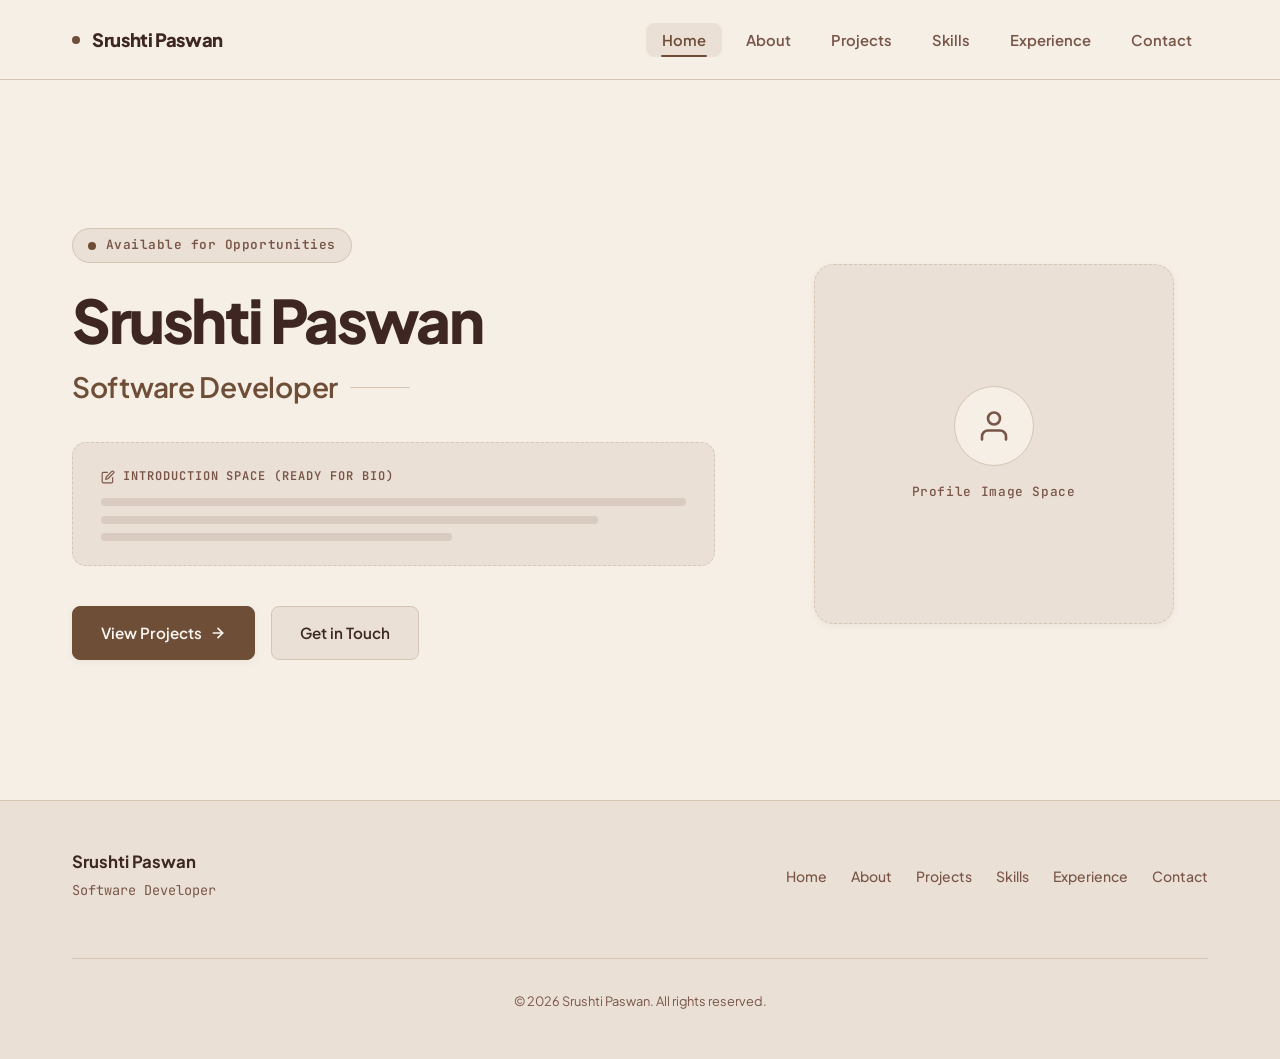
<file: index.html>
<!DOCTYPE html>
<html lang="en">
<head>
  <meta charset="UTF-8">
  <meta name="viewport" content="width=device-width, initial-scale=1.0">
  <title>Srushti Paswan — Software Developer</title>
  <link rel="stylesheet" href="style.css">
</head>
<body>
  <!-- Subtle Ambient Glow -->
  

  <!-- Site Navigation -->
  <header class="site-header">
    <div class="container">
      <div class="nav-wrapper">
        <a href="index.html" class="logo">
          <span class="logo-dot"></span>
          <span class="logo-text">Srushti Paswan</span>
        </a>

        <button class="mobile-toggle" aria-label="Toggle Navigation" aria-expanded="false">
          <span></span>
          <span></span>
          <span></span>
        </button>

        <nav>
          <ul class="nav-menu">
            <li><a href="index.html" class="nav-link active">Home</a></li>
            <li><a href="about.html" class="nav-link">About</a></li>
            <li><a href="projects.html" class="nav-link">Projects</a></li>
            <li><a href="skills.html" class="nav-link">Skills</a></li>
            <li><a href="experience.html" class="nav-link">Experience</a></li>
            <li><a href="contact.html" class="nav-link">Contact</a></li>
          </ul>
        </nav>
      </div>
    </div>
  </header>

  <!-- Main Content -->
  <main>
    <section class="hero-section">
      <div class="container">
        <div class="hero-layout">
          <!-- Hero Text Details -->
          <div class="hero-content">
            <div class="hero-status">
              <span class="status-dot"></span>
              <span class="status-text">Available for Opportunities</span>
            </div>

            <h1 class="hero-name">Srushti Paswan</h1>
            <h2 class="hero-title">Software Developer</h2>

            <!-- Space for Short Introduction -->
            <div class="hero-intro-slot">
              <div class="slot-indicator">
                <svg viewBox="0 0 24 24" fill="none" stroke-width="2" stroke-linecap="round" stroke-linejoin="round">
                  <path d="M11 4H4a2 2 0 0 0-2 2v14a2 2 0 0 0 2 2h14a2 2 0 0 0 2-2v-7"></path>
                  <path d="M18.5 2.5a2.121 2.121 0 0 1 3 3L12 15l-4 1 1-4 9.5-9.5z"></path>
                </svg>
                <span>Introduction Space (Ready for Bio)</span>
              </div>
              <div class="slot-lines">
                <div class="slot-line w-100"></div>
                <div class="slot-line w-85"></div>
                <div class="slot-line w-60"></div>
              </div>
            </div>

            <!-- Action Buttons -->
            <div class="hero-actions">
              <a href="projects.html" class="btn btn-primary">
                View Projects
                <svg width="16" height="16" viewBox="0 0 24 24" fill="none" stroke="currentColor" stroke-width="2.5" stroke-linecap="round" stroke-linejoin="round">
                  <line x1="5" y1="12" x2="19" y2="12"></line>
                  <polyline points="12 5 19 12 12 19"></polyline>
                </svg>
              </a>
              <a href="contact.html" class="btn btn-secondary">Get in Touch</a>
            </div>
          </div>

          <!-- Space for Profile Image -->
          <div class="hero-image-wrapper">
            <div class="profile-frame-slot">
              <div class="profile-avatar-icon">
                <svg viewBox="0 0 24 24" fill="none" stroke-width="1.75" stroke-linecap="round" stroke-linejoin="round">
                  <path d="M20 21v-2a4 4 0 0 0-4-4H8a4 4 0 0 0-4 4v2"></path>
                  <circle cx="12" cy="7" r="4"></circle>
                </svg>
              </div>
              <span class="slot-tag">Profile Image Space</span>
            </div>
          </div>
        </div>
      </div>
    </section>
  </main>

  <!-- Site Footer -->
  <footer class="site-footer">
    <div class="container">
      <div class="footer-wrapper">
        <div class="footer-brand">
          <span class="footer-name">Srushti Paswan</span>
          <span class="footer-title">Software Developer</span>
        </div>
        <ul class="footer-nav">
          <li><a href="index.html" class="footer-link">Home</a></li>
          <li><a href="about.html" class="footer-link">About</a></li>
          <li><a href="projects.html" class="footer-link">Projects</a></li>
          <li><a href="skills.html" class="footer-link">Skills</a></li>
          <li><a href="experience.html" class="footer-link">Experience</a></li>
          <li><a href="contact.html" class="footer-link">Contact</a></li>
        </ul>
        <div class="footer-copy">
          &copy; 2026 Srushti Paswan. All rights reserved.
        </div>
      </div>
    </div>
  </footer>

  <script src="script.js"></script>
</body>
</html>
</file>
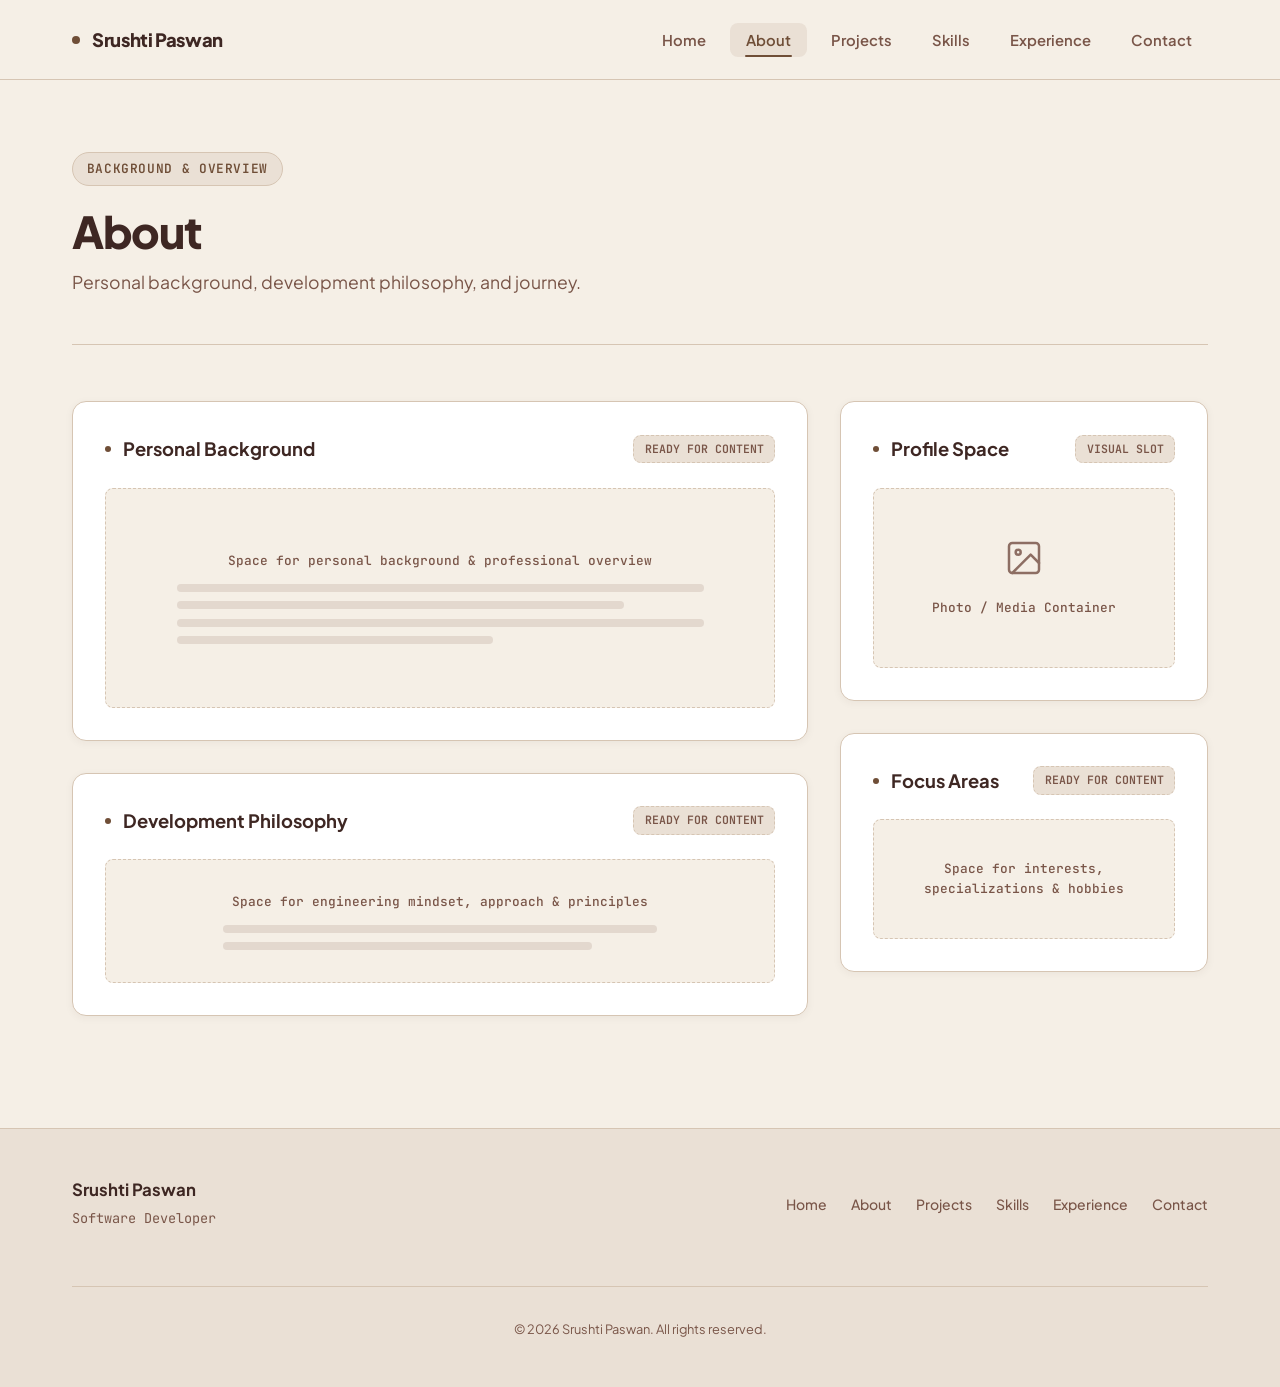
<file: about.html>
<!DOCTYPE html>
<html lang="en">
<head>
  <meta charset="UTF-8">
  <meta name="viewport" content="width=device-width, initial-scale=1.0">
  <title>About — Srushti Paswan</title>
  <link rel="stylesheet" href="style.css">
</head>
<body>
  

  <!-- Site Navigation -->
  <header class="site-header">
    <div class="container">
      <div class="nav-wrapper">
        <a href="index.html" class="logo">
          <span class="logo-dot"></span>
          <span class="logo-text">Srushti Paswan</span>
        </a>

        <button class="mobile-toggle" aria-label="Toggle Navigation" aria-expanded="false">
          <span></span>
          <span></span>
          <span></span>
        </button>

        <nav>
          <ul class="nav-menu">
            <li><a href="index.html" class="nav-link">Home</a></li>
            <li><a href="about.html" class="nav-link active">About</a></li>
            <li><a href="projects.html" class="nav-link">Projects</a></li>
            <li><a href="skills.html" class="nav-link">Skills</a></li>
            <li><a href="experience.html" class="nav-link">Experience</a></li>
            <li><a href="contact.html" class="nav-link">Contact</a></li>
          </ul>
        </nav>
      </div>
    </div>
  </header>

  <main>
    <div class="container">
      <header class="page-header">
        <div class="page-badge">Background & Overview</div>
        <h1 class="page-title">About</h1>
        <p class="page-subtitle">Personal background, development philosophy, and journey.</p>
      </header>

      <div class="content-section">
        <div class="about-grid">
          <!-- Primary Bio & Background Containers -->
          <div class="about-column">
            <!-- Background Section Container -->
            <div class="slot-card">
              <div class="slot-header">
                <div class="slot-heading">
                  <span class="slot-heading-dot"></span>
                  Personal Background
                </div>
                <span class="slot-placeholder-badge">Ready for Content</span>
              </div>
              <div class="slot-empty-box tall">
                <div class="slot-empty-text">Space for personal background & professional overview</div>
                <div class="slot-lines" style="width: 85%;">
                  <div class="slot-line w-100"></div>
                  <div class="slot-line w-85"></div>
                  <div class="slot-line w-100"></div>
                  <div class="slot-line w-60"></div>
                </div>
              </div>
            </div>

            <!-- Engineering Philosophy Container -->
            <div class="slot-card">
              <div class="slot-header">
                <div class="slot-heading">
                  <span class="slot-heading-dot"></span>
                  Development Philosophy
                </div>
                <span class="slot-placeholder-badge">Ready for Content</span>
              </div>
              <div class="slot-empty-box">
                <div class="slot-empty-text">Space for engineering mindset, approach & principles</div>
                <div class="slot-lines" style="width: 70%;">
                  <div class="slot-line w-100"></div>
                  <div class="slot-line w-85"></div>
                </div>
              </div>
            </div>
          </div>

          <!-- Secondary Highlights Container -->
          <div class="about-column">
            <!-- Profile / Visual Slot -->
            <div class="slot-card">
              <div class="slot-header">
                <div class="slot-heading">
                  <span class="slot-heading-dot"></span>
                  Profile Space
                </div>
                <span class="slot-placeholder-badge">Visual Slot</span>
              </div>
              <div class="slot-empty-box" style="min-height: 180px;">
                <svg width="40" height="40" viewBox="0 0 24 24" fill="none" stroke="currentColor" stroke-width="1.5" stroke-linecap="round" stroke-linejoin="round" style="color: var(--text-muted); margin-bottom: 0.5rem;">
                  <rect x="3" y="3" width="18" height="18" rx="2" ry="2"></rect>
                  <circle cx="8.5" cy="8.5" r="1.5"></circle>
                  <polyline points="21 15 16 10 5 21"></polyline>
                </svg>
                <div class="slot-empty-text">Photo / Media Container</div>
              </div>
            </div>

            <!-- Key Highlights Container -->
            <div class="slot-card">
              <div class="slot-header">
                <div class="slot-heading">
                  <span class="slot-heading-dot"></span>
                  Focus Areas
                </div>
                <span class="slot-placeholder-badge">Ready for Content</span>
              </div>
              <div class="slot-empty-box">
                <div class="slot-empty-text">Space for interests, specializations & hobbies</div>
              </div>
            </div>
          </div>
        </div>
      </div>
    </div>
  </main>

  <!-- Site Footer -->
  <footer class="site-footer">
    <div class="container">
      <div class="footer-wrapper">
        <div class="footer-brand">
          <span class="footer-name">Srushti Paswan</span>
          <span class="footer-title">Software Developer</span>
        </div>
        <ul class="footer-nav">
          <li><a href="index.html" class="footer-link">Home</a></li>
          <li><a href="about.html" class="footer-link">About</a></li>
          <li><a href="projects.html" class="footer-link">Projects</a></li>
          <li><a href="skills.html" class="footer-link">Skills</a></li>
          <li><a href="experience.html" class="footer-link">Experience</a></li>
          <li><a href="contact.html" class="footer-link">Contact</a></li>
        </ul>
        <div class="footer-copy">
          &copy; 2026 Srushti Paswan. All rights reserved.
        </div>
      </div>
    </div>
  </footer>

  <script src="script.js"></script>
</body>
</html>
</file>
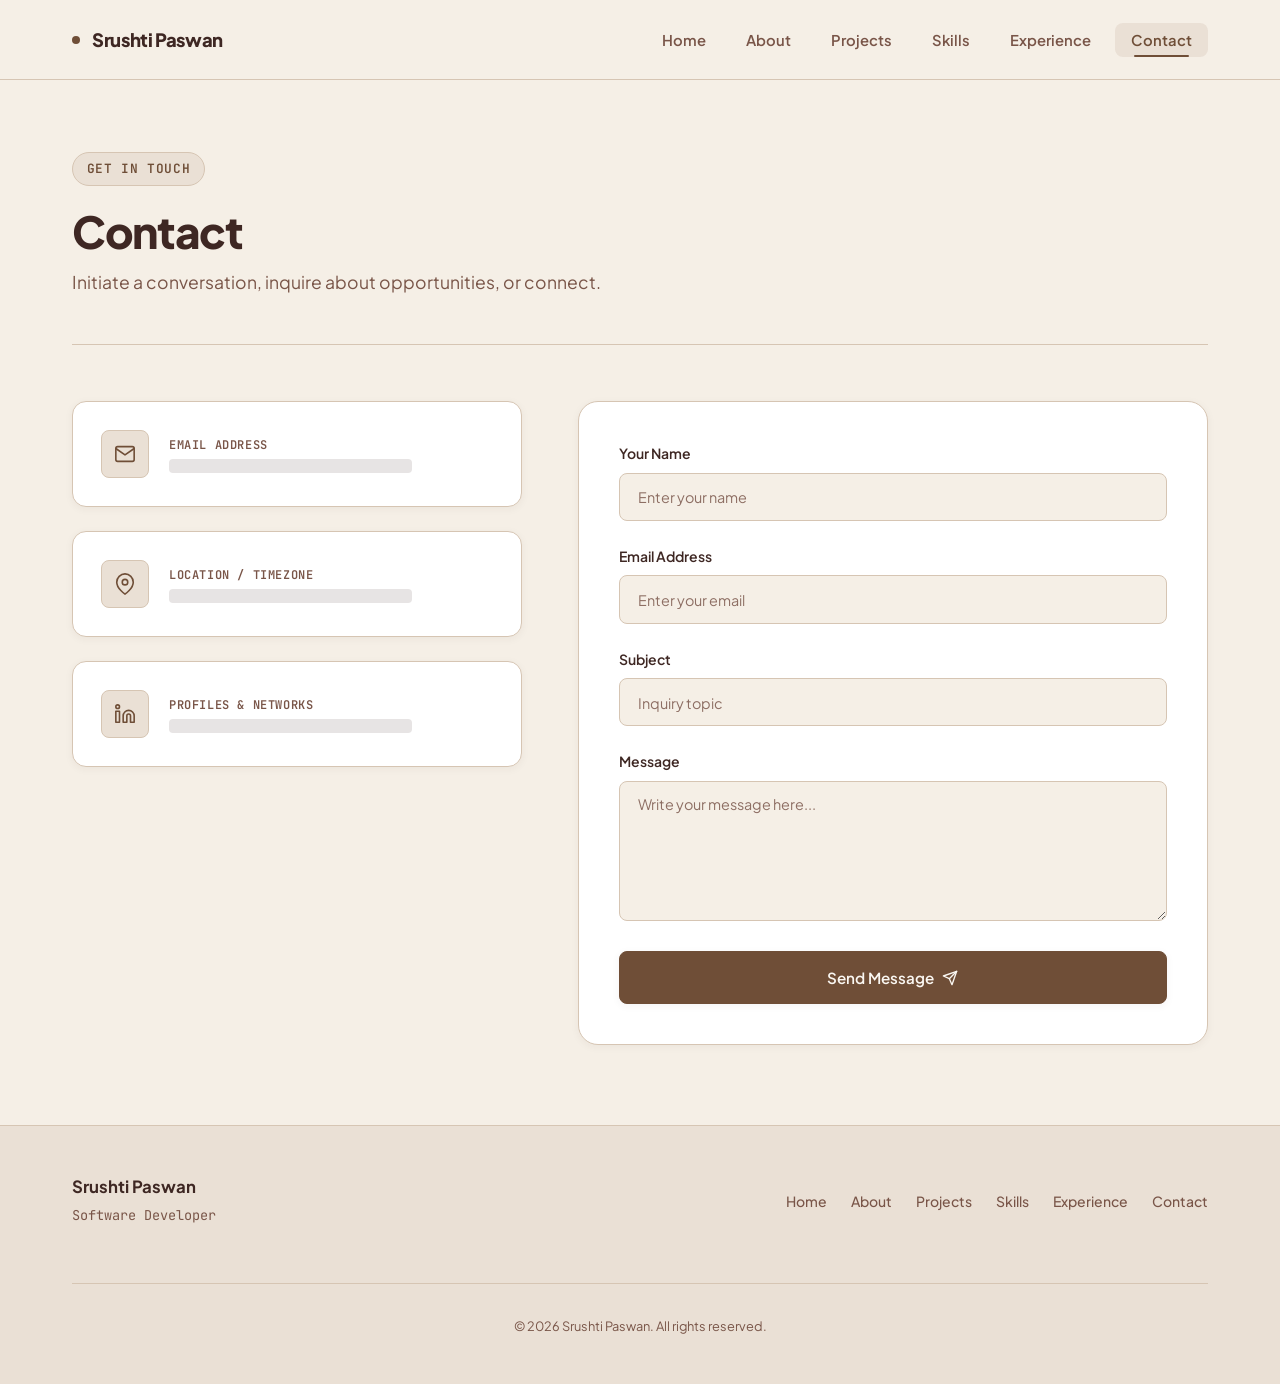
<file: contact.html>
<!DOCTYPE html>
<html lang="en">
<head>
  <meta charset="UTF-8">
  <meta name="viewport" content="width=device-width, initial-scale=1.0">
  <title>Contact — Srushti Paswan</title>
  <link rel="stylesheet" href="style.css">
</head>
<body>
  

  <!-- Site Navigation -->
  <header class="site-header">
    <div class="container">
      <div class="nav-wrapper">
        <a href="index.html" class="logo">
          <span class="logo-dot"></span>
          <span class="logo-text">Srushti Paswan</span>
        </a>

        <button class="mobile-toggle" aria-label="Toggle Navigation" aria-expanded="false">
          <span></span>
          <span></span>
          <span></span>
        </button>

        <nav>
          <ul class="nav-menu">
            <li><a href="index.html" class="nav-link">Home</a></li>
            <li><a href="about.html" class="nav-link">About</a></li>
            <li><a href="projects.html" class="nav-link">Projects</a></li>
            <li><a href="skills.html" class="nav-link">Skills</a></li>
            <li><a href="experience.html" class="nav-link">Experience</a></li>
            <li><a href="contact.html" class="nav-link active">Contact</a></li>
          </ul>
        </nav>
      </div>
    </div>
  </header>

  <main>
    <div class="container">
      <header class="page-header">
        <div class="page-badge">Get in Touch</div>
        <h1 class="page-title">Contact</h1>
        <p class="page-subtitle">Initiate a conversation, inquire about opportunities, or connect.</p>
      </header>

      <div class="content-section">
        <div class="contact-layout">
          <!-- Space for Contact Details -->
          <div class="contact-info-panel">
            <!-- Email Detail Slot -->
            <div class="contact-info-card">
              <div class="contact-icon-box">
                <svg viewBox="0 0 24 24" fill="none" stroke-width="1.75" stroke-linecap="round" stroke-linejoin="round">
                  <path d="M4 4h16c1.1 0 2 .9 2 2v12c0 1.1-.9 2-2 2H4c-1.1 0-2-.9-2-2V6c0-1.1.9-2 2-2z"></path>
                  <polyline points="22,6 12,13 2,6"></polyline>
                </svg>
              </div>
              <div class="contact-info-content">
                <div class="contact-label">Email Address</div>
                <div class="contact-value-slot"></div>
              </div>
            </div>

            <!-- Location Detail Slot -->
            <div class="contact-info-card">
              <div class="contact-icon-box">
                <svg viewBox="0 0 24 24" fill="none" stroke-width="1.75" stroke-linecap="round" stroke-linejoin="round">
                  <path d="M21 10c0 7-9 13-9 13s-9-6-9-13a9 9 0 0 1 18 0z"></path>
                  <circle cx="12" cy="10" r="3"></circle>
                </svg>
              </div>
              <div class="contact-info-content">
                <div class="contact-label">Location / Timezone</div>
                <div class="contact-value-slot"></div>
              </div>
            </div>

            <!-- Social / Networks Slot -->
            <div class="contact-info-card">
              <div class="contact-icon-box">
                <svg viewBox="0 0 24 24" fill="none" stroke-width="1.75" stroke-linecap="round" stroke-linejoin="round">
                  <path d="M16 8a6 6 0 0 1 6 6v7h-4v-7a2 2 0 0 0-2-2 2 2 0 0 0-2 2v7h-4v-7a6 6 0 0 1 6-6z"></path>
                  <rect x="2" y="9" width="4" height="12"></rect>
                  <circle cx="4" cy="4" r="2"></circle>
                </svg>
              </div>
              <div class="contact-info-content">
                <div class="contact-label">Profiles & Networks</div>
                <div class="contact-value-slot"></div>
              </div>
            </div>
          </div>

          <!-- Clean Contact Form -->
          <div class="contact-form-card">
            <form action="#" method="POST">
              <div class="form-group">
                <label for="name" class="form-label">Your Name</label>
                <input type="text" id="name" name="name" class="form-control" placeholder="Enter your name" required>
              </div>

              <div class="form-group">
                <label for="email" class="form-label">Email Address</label>
                <input type="email" id="email" name="email" class="form-control" placeholder="Enter your email" required>
              </div>

              <div class="form-group">
                <label for="subject" class="form-label">Subject</label>
                <input type="text" id="subject" name="subject" class="form-control" placeholder="Inquiry topic" required>
              </div>

              <div class="form-group">
                <label for="message" class="form-label">Message</label>
                <textarea id="message" name="message" class="form-control" placeholder="Write your message here..." required></textarea>
              </div>

              <button type="submit" class="btn btn-primary" style="width: 100%; justify-content: center; padding: 1rem;">
                Send Message
                <svg width="16" height="16" viewBox="0 0 24 24" fill="none" stroke="currentColor" stroke-width="2" stroke-linecap="round" stroke-linejoin="round">
                  <line x1="22" y1="2" x2="11" y2="13"></line>
                  <polygon points="22 2 15 22 11 13 2 9 22 2"></polygon>
                </svg>
              </button>
            </form>
          </div>
        </div>
      </div>
    </div>
  </main>

  <!-- Site Footer -->
  <footer class="site-footer">
    <div class="container">
      <div class="footer-wrapper">
        <div class="footer-brand">
          <span class="footer-name">Srushti Paswan</span>
          <span class="footer-title">Software Developer</span>
        </div>
        <ul class="footer-nav">
          <li><a href="index.html" class="footer-link">Home</a></li>
          <li><a href="about.html" class="footer-link">About</a></li>
          <li><a href="projects.html" class="footer-link">Projects</a></li>
          <li><a href="skills.html" class="footer-link">Skills</a></li>
          <li><a href="experience.html" class="footer-link">Experience</a></li>
          <li><a href="contact.html" class="footer-link">Contact</a></li>
        </ul>
        <div class="footer-copy">
          &copy; 2026 Srushti Paswan. All rights reserved.
        </div>
      </div>
    </div>
  </footer>

  <script src="script.js"></script>
</body>
</html>
</file>
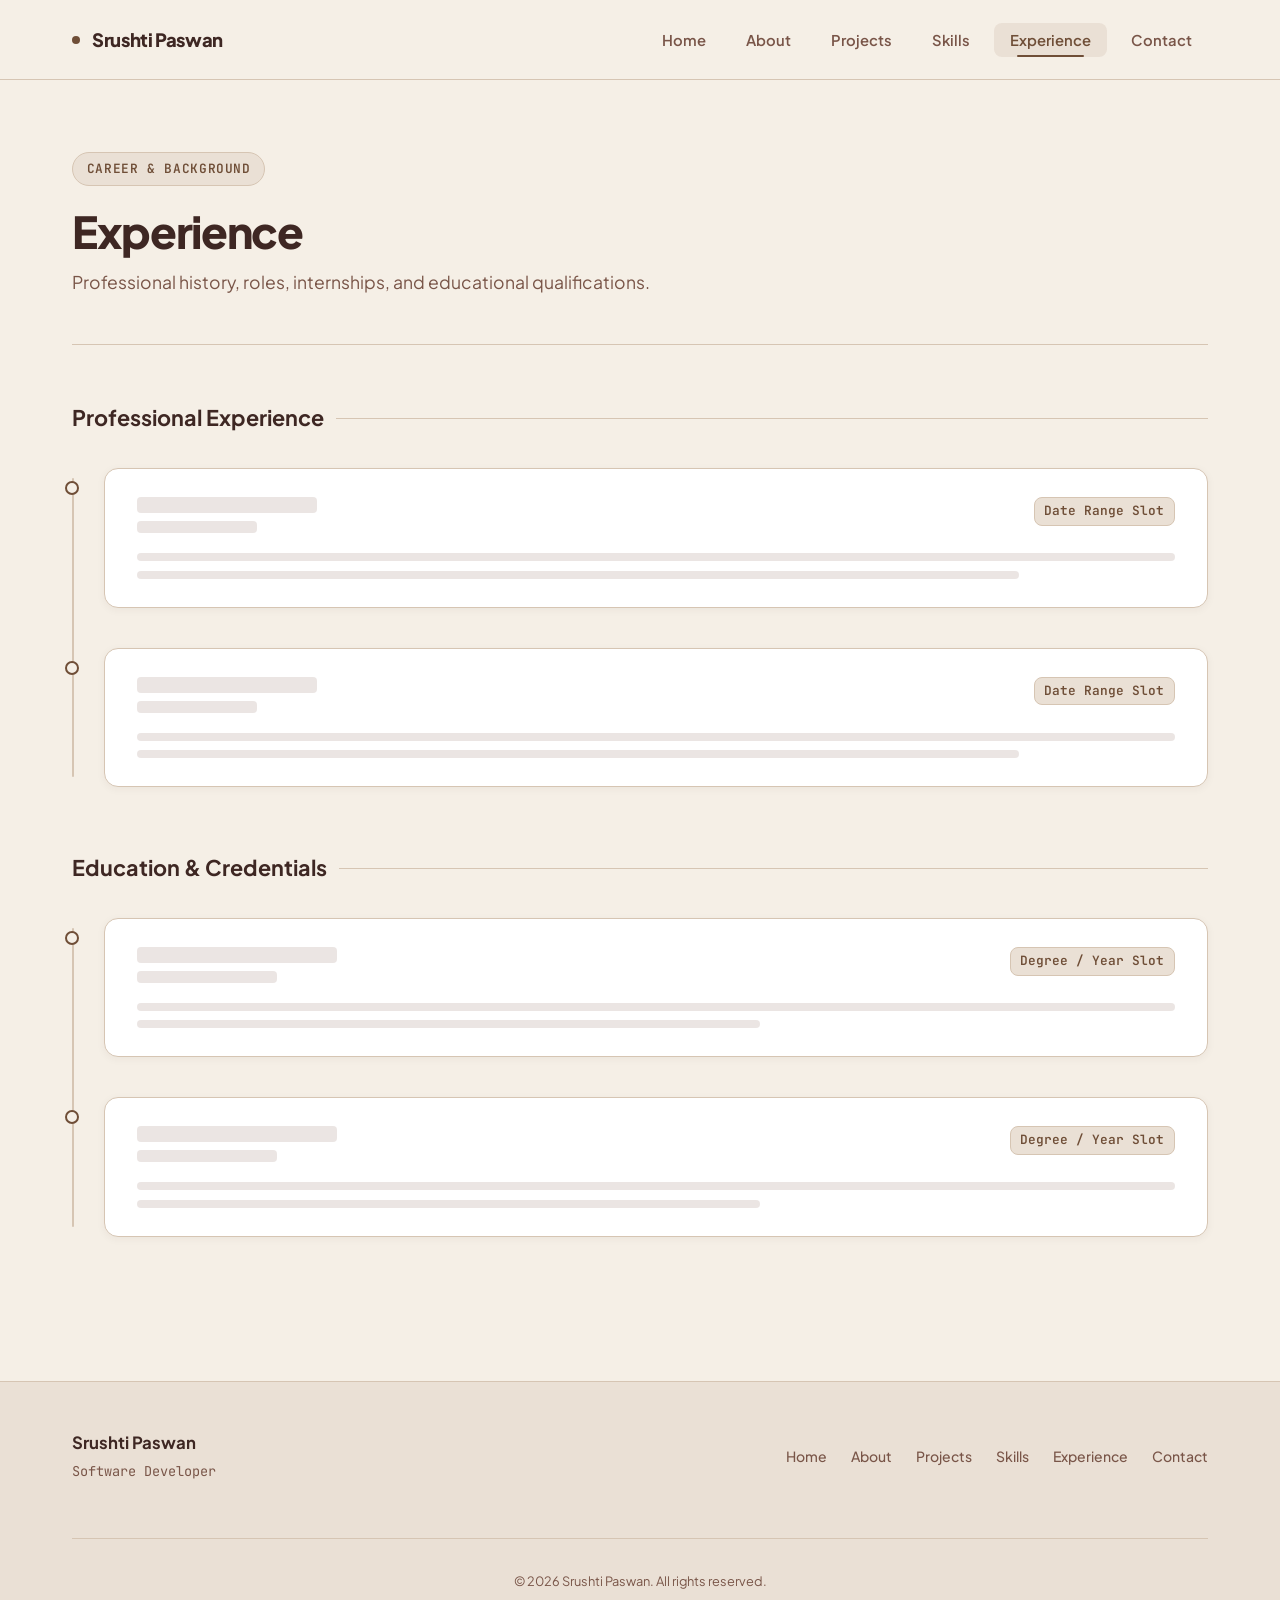
<file: experience.html>
<!DOCTYPE html>
<html lang="en">
<head>
  <meta charset="UTF-8">
  <meta name="viewport" content="width=device-width, initial-scale=1.0">
  <title>Experience — Srushti Paswan</title>
  <link rel="stylesheet" href="style.css">
</head>
<body>
  

  <!-- Site Navigation -->
  <header class="site-header">
    <div class="container">
      <div class="nav-wrapper">
        <a href="index.html" class="logo">
          <span class="logo-dot"></span>
          <span class="logo-text">Srushti Paswan</span>
        </a>

        <button class="mobile-toggle" aria-label="Toggle Navigation" aria-expanded="false">
          <span></span>
          <span></span>
          <span></span>
        </button>

        <nav>
          <ul class="nav-menu">
            <li><a href="index.html" class="nav-link">Home</a></li>
            <li><a href="about.html" class="nav-link">About</a></li>
            <li><a href="projects.html" class="nav-link">Projects</a></li>
            <li><a href="skills.html" class="nav-link">Skills</a></li>
            <li><a href="experience.html" class="nav-link active">Experience</a></li>
            <li><a href="contact.html" class="nav-link">Contact</a></li>
          </ul>
        </nav>
      </div>
    </div>
  </header>

  <main>
    <div class="container">
      <header class="page-header">
        <div class="page-badge">Career & Background</div>
        <h1 class="page-title">Experience</h1>
        <p class="page-subtitle">Professional history, roles, internships, and educational qualifications.</p>
      </header>

      <div class="content-section">
        <!-- Section 1: Professional Experience Timeline -->
        <h2 class="timeline-section-title">Professional Experience</h2>
        <div class="timeline-container">
          <!-- Timeline Item 1 -->
          <div class="timeline-item">
            <div class="timeline-node"></div>
            <div class="timeline-card">
              <div class="timeline-header-slot">
                <div>
                  <div class="slot-line" style="width: 180px; height: 16px; margin-bottom: 8px;"></div>
                  <div class="slot-line" style="width: 120px; height: 12px;"></div>
                </div>
                <span class="timeline-date-slot">Date Range Slot</span>
              </div>
              <div class="slot-lines" style="margin-top: 1.25rem;">
                <div class="slot-line w-100"></div>
                <div class="slot-line w-85"></div>
              </div>
            </div>
          </div>

          <!-- Timeline Item 2 -->
          <div class="timeline-item">
            <div class="timeline-node"></div>
            <div class="timeline-card">
              <div class="timeline-header-slot">
                <div>
                  <div class="slot-line" style="width: 180px; height: 16px; margin-bottom: 8px;"></div>
                  <div class="slot-line" style="width: 120px; height: 12px;"></div>
                </div>
                <span class="timeline-date-slot">Date Range Slot</span>
              </div>
              <div class="slot-lines" style="margin-top: 1.25rem;">
                <div class="slot-line w-100"></div>
                <div class="slot-line w-85"></div>
              </div>
            </div>
          </div>
        </div>

        <!-- Section 2: Education & Qualifications Timeline -->
        <h2 class="timeline-section-title">Education & Credentials</h2>
        <div class="timeline-container">
          <!-- Education Item 1 -->
          <div class="timeline-item">
            <div class="timeline-node"></div>
            <div class="timeline-card">
              <div class="timeline-header-slot">
                <div>
                  <div class="slot-line" style="width: 200px; height: 16px; margin-bottom: 8px;"></div>
                  <div class="slot-line" style="width: 140px; height: 12px;"></div>
                </div>
                <span class="timeline-date-slot">Degree / Year Slot</span>
              </div>
              <div class="slot-lines" style="margin-top: 1.25rem;">
                <div class="slot-line w-100"></div>
                <div class="slot-line w-60"></div>
              </div>
            </div>
          </div>

          <!-- Education Item 2 -->
          <div class="timeline-item">
            <div class="timeline-node"></div>
            <div class="timeline-card">
              <div class="timeline-header-slot">
                <div>
                  <div class="slot-line" style="width: 200px; height: 16px; margin-bottom: 8px;"></div>
                  <div class="slot-line" style="width: 140px; height: 12px;"></div>
                </div>
                <span class="timeline-date-slot">Degree / Year Slot</span>
              </div>
              <div class="slot-lines" style="margin-top: 1.25rem;">
                <div class="slot-line w-100"></div>
                <div class="slot-line w-60"></div>
              </div>
            </div>
          </div>
        </div>
      </div>
    </div>
  </main>

  <!-- Site Footer -->
  <footer class="site-footer">
    <div class="container">
      <div class="footer-wrapper">
        <div class="footer-brand">
          <span class="footer-name">Srushti Paswan</span>
          <span class="footer-title">Software Developer</span>
        </div>
        <ul class="footer-nav">
          <li><a href="index.html" class="footer-link">Home</a></li>
          <li><a href="about.html" class="footer-link">About</a></li>
          <li><a href="projects.html" class="footer-link">Projects</a></li>
          <li><a href="skills.html" class="footer-link">Skills</a></li>
          <li><a href="experience.html" class="footer-link">Experience</a></li>
          <li><a href="contact.html" class="footer-link">Contact</a></li>
        </ul>
        <div class="footer-copy">
          &copy; 2026 Srushti Paswan. All rights reserved.
        </div>
      </div>
    </div>
  </footer>

  <script src="script.js"></script>
</body>
</html>
</file>
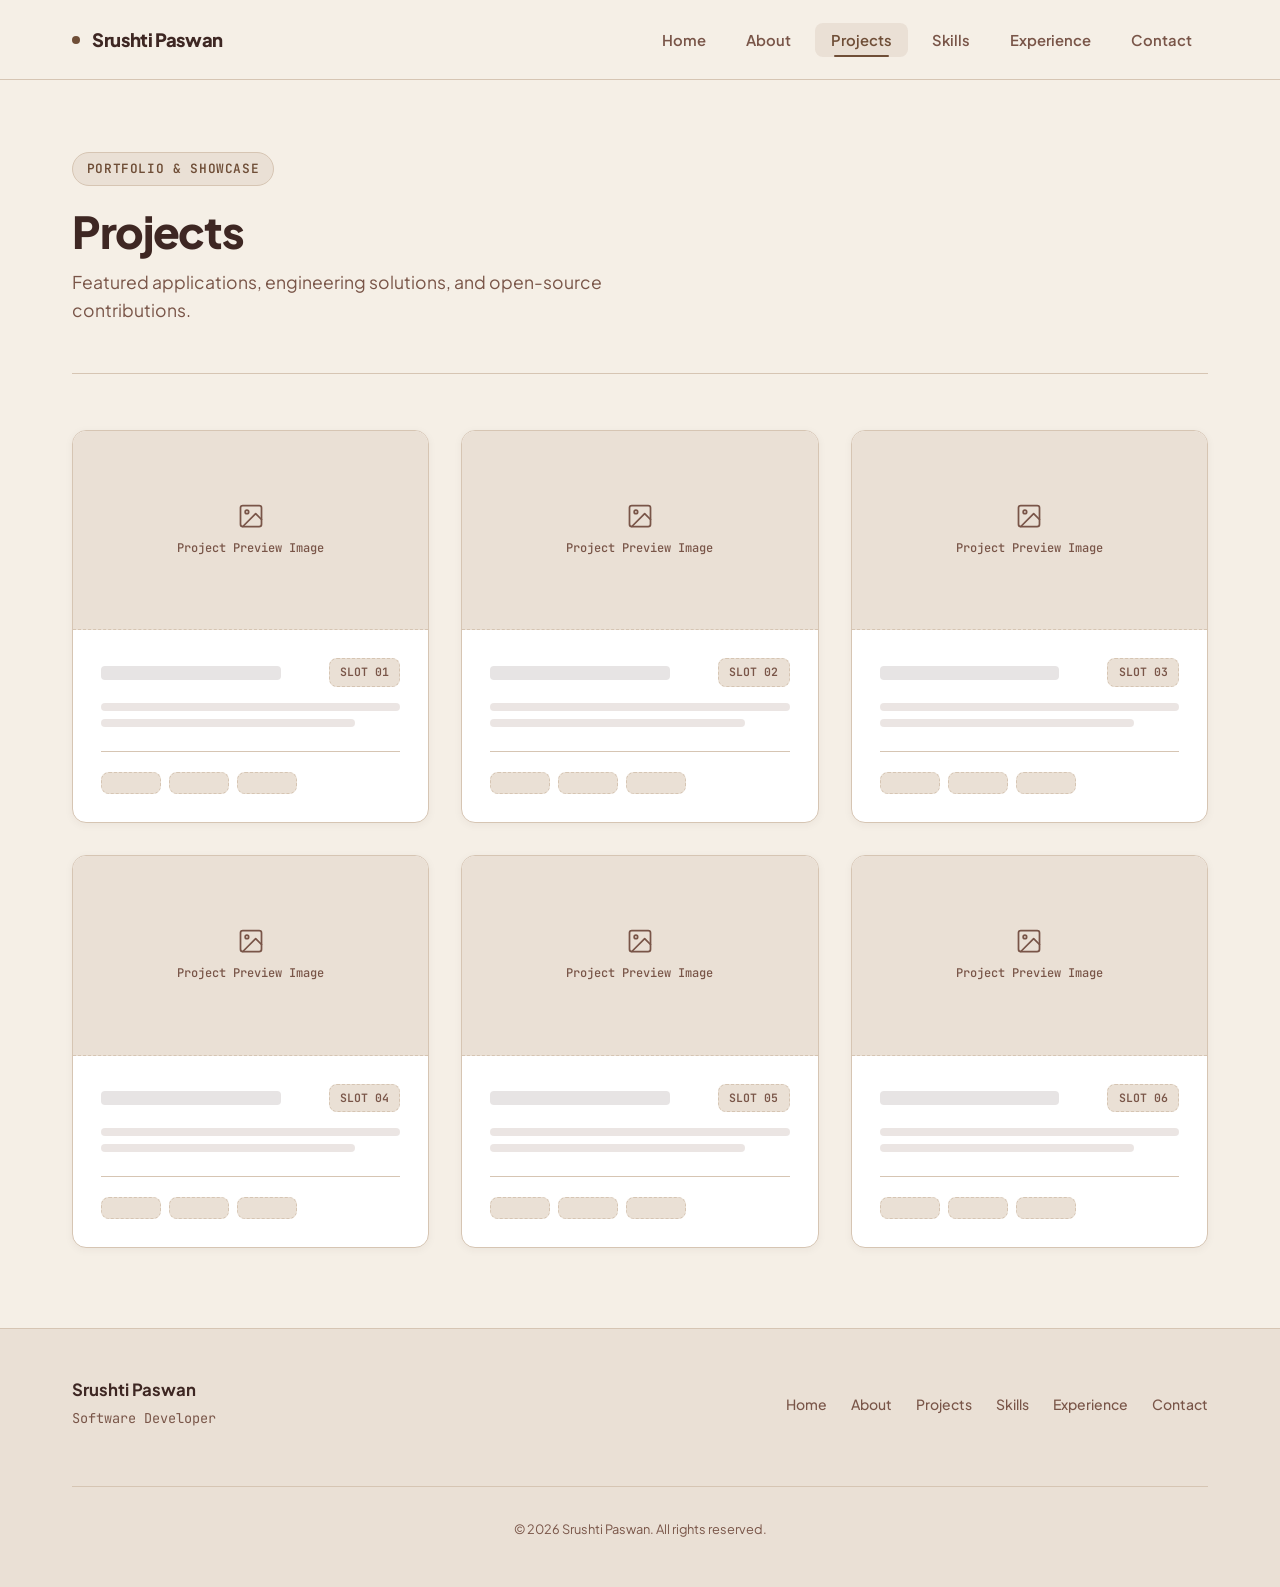
<file: projects.html>
<!DOCTYPE html>
<html lang="en">
<head>
  <meta charset="UTF-8">
  <meta name="viewport" content="width=device-width, initial-scale=1.0">
  <title>Projects — Srushti Paswan</title>
  <link rel="stylesheet" href="style.css">
</head>
<body>
  

  <!-- Site Navigation -->
  <header class="site-header">
    <div class="container">
      <div class="nav-wrapper">
        <a href="index.html" class="logo">
          <span class="logo-dot"></span>
          <span class="logo-text">Srushti Paswan</span>
        </a>

        <button class="mobile-toggle" aria-label="Toggle Navigation" aria-expanded="false">
          <span></span>
          <span></span>
          <span></span>
        </button>

        <nav>
          <ul class="nav-menu">
            <li><a href="index.html" class="nav-link">Home</a></li>
            <li><a href="about.html" class="nav-link">About</a></li>
            <li><a href="projects.html" class="nav-link active">Projects</a></li>
            <li><a href="skills.html" class="nav-link">Skills</a></li>
            <li><a href="experience.html" class="nav-link">Experience</a></li>
            <li><a href="contact.html" class="nav-link">Contact</a></li>
          </ul>
        </nav>
      </div>
    </div>
  </header>

  <main>
    <div class="container">
      <header class="page-header">
        <div class="page-badge">Portfolio & Showcase</div>
        <h1 class="page-title">Projects</h1>
        <p class="page-subtitle">Featured applications, engineering solutions, and open-source contributions.</p>
      </header>

      <div class="content-section">
        <!-- Empty Responsive Project Grid Ready for Content -->
        <div class="projects-grid">
          <!-- Project Slot 1 -->
          <article class="project-card-slot">
            <div class="project-image-slot">
              <svg viewBox="0 0 24 24" fill="none" stroke-width="1.5" stroke-linecap="round" stroke-linejoin="round">
                <rect x="3" y="3" width="18" height="18" rx="2" ry="2"></rect>
                <circle cx="8.5" cy="8.5" r="1.5"></circle>
                <polyline points="21 15 16 10 5 21"></polyline>
              </svg>
              <span class="project-meta-label">Project Preview Image</span>
            </div>
            <div class="project-body-slot">
              <div class="project-title-slot">
                <span class="title-line"></span>
                <span class="slot-placeholder-badge">Slot 01</span>
              </div>
              <div class="project-desc-slot">
                <div class="slot-line w-100"></div>
                <div class="slot-line w-85"></div>
              </div>
              <div class="project-tags-slot">
                <div class="tag-slot"></div>
                <div class="tag-slot"></div>
                <div class="tag-slot"></div>
              </div>
            </div>
          </article>

          <!-- Project Slot 2 -->
          <article class="project-card-slot">
            <div class="project-image-slot">
              <svg viewBox="0 0 24 24" fill="none" stroke-width="1.5" stroke-linecap="round" stroke-linejoin="round">
                <rect x="3" y="3" width="18" height="18" rx="2" ry="2"></rect>
                <circle cx="8.5" cy="8.5" r="1.5"></circle>
                <polyline points="21 15 16 10 5 21"></polyline>
              </svg>
              <span class="project-meta-label">Project Preview Image</span>
            </div>
            <div class="project-body-slot">
              <div class="project-title-slot">
                <span class="title-line"></span>
                <span class="slot-placeholder-badge">Slot 02</span>
              </div>
              <div class="project-desc-slot">
                <div class="slot-line w-100"></div>
                <div class="slot-line w-85"></div>
              </div>
              <div class="project-tags-slot">
                <div class="tag-slot"></div>
                <div class="tag-slot"></div>
                <div class="tag-slot"></div>
              </div>
            </div>
          </article>

          <!-- Project Slot 3 -->
          <article class="project-card-slot">
            <div class="project-image-slot">
              <svg viewBox="0 0 24 24" fill="none" stroke-width="1.5" stroke-linecap="round" stroke-linejoin="round">
                <rect x="3" y="3" width="18" height="18" rx="2" ry="2"></rect>
                <circle cx="8.5" cy="8.5" r="1.5"></circle>
                <polyline points="21 15 16 10 5 21"></polyline>
              </svg>
              <span class="project-meta-label">Project Preview Image</span>
            </div>
            <div class="project-body-slot">
              <div class="project-title-slot">
                <span class="title-line"></span>
                <span class="slot-placeholder-badge">Slot 03</span>
              </div>
              <div class="project-desc-slot">
                <div class="slot-line w-100"></div>
                <div class="slot-line w-85"></div>
              </div>
              <div class="project-tags-slot">
                <div class="tag-slot"></div>
                <div class="tag-slot"></div>
                <div class="tag-slot"></div>
              </div>
            </div>
          </article>

          <!-- Project Slot 4 -->
          <article class="project-card-slot">
            <div class="project-image-slot">
              <svg viewBox="0 0 24 24" fill="none" stroke-width="1.5" stroke-linecap="round" stroke-linejoin="round">
                <rect x="3" y="3" width="18" height="18" rx="2" ry="2"></rect>
                <circle cx="8.5" cy="8.5" r="1.5"></circle>
                <polyline points="21 15 16 10 5 21"></polyline>
              </svg>
              <span class="project-meta-label">Project Preview Image</span>
            </div>
            <div class="project-body-slot">
              <div class="project-title-slot">
                <span class="title-line"></span>
                <span class="slot-placeholder-badge">Slot 04</span>
              </div>
              <div class="project-desc-slot">
                <div class="slot-line w-100"></div>
                <div class="slot-line w-85"></div>
              </div>
              <div class="project-tags-slot">
                <div class="tag-slot"></div>
                <div class="tag-slot"></div>
                <div class="tag-slot"></div>
              </div>
            </div>
          </article>

          <!-- Project Slot 5 -->
          <article class="project-card-slot">
            <div class="project-image-slot">
              <svg viewBox="0 0 24 24" fill="none" stroke-width="1.5" stroke-linecap="round" stroke-linejoin="round">
                <rect x="3" y="3" width="18" height="18" rx="2" ry="2"></rect>
                <circle cx="8.5" cy="8.5" r="1.5"></circle>
                <polyline points="21 15 16 10 5 21"></polyline>
              </svg>
              <span class="project-meta-label">Project Preview Image</span>
            </div>
            <div class="project-body-slot">
              <div class="project-title-slot">
                <span class="title-line"></span>
                <span class="slot-placeholder-badge">Slot 05</span>
              </div>
              <div class="project-desc-slot">
                <div class="slot-line w-100"></div>
                <div class="slot-line w-85"></div>
              </div>
              <div class="project-tags-slot">
                <div class="tag-slot"></div>
                <div class="tag-slot"></div>
                <div class="tag-slot"></div>
              </div>
            </div>
          </article>

          <!-- Project Slot 6 -->
          <article class="project-card-slot">
            <div class="project-image-slot">
              <svg viewBox="0 0 24 24" fill="none" stroke-width="1.5" stroke-linecap="round" stroke-linejoin="round">
                <rect x="3" y="3" width="18" height="18" rx="2" ry="2"></rect>
                <circle cx="8.5" cy="8.5" r="1.5"></circle>
                <polyline points="21 15 16 10 5 21"></polyline>
              </svg>
              <span class="project-meta-label">Project Preview Image</span>
            </div>
            <div class="project-body-slot">
              <div class="project-title-slot">
                <span class="title-line"></span>
                <span class="slot-placeholder-badge">Slot 06</span>
              </div>
              <div class="project-desc-slot">
                <div class="slot-line w-100"></div>
                <div class="slot-line w-85"></div>
              </div>
              <div class="project-tags-slot">
                <div class="tag-slot"></div>
                <div class="tag-slot"></div>
                <div class="tag-slot"></div>
              </div>
            </div>
          </article>
        </div>
      </div>
    </div>
  </main>

  <!-- Site Footer -->
  <footer class="site-footer">
    <div class="container">
      <div class="footer-wrapper">
        <div class="footer-brand">
          <span class="footer-name">Srushti Paswan</span>
          <span class="footer-title">Software Developer</span>
        </div>
        <ul class="footer-nav">
          <li><a href="index.html" class="footer-link">Home</a></li>
          <li><a href="about.html" class="footer-link">About</a></li>
          <li><a href="projects.html" class="footer-link">Projects</a></li>
          <li><a href="skills.html" class="footer-link">Skills</a></li>
          <li><a href="experience.html" class="footer-link">Experience</a></li>
          <li><a href="contact.html" class="footer-link">Contact</a></li>
        </ul>
        <div class="footer-copy">
          &copy; 2026 Srushti Paswan. All rights reserved.
        </div>
      </div>
    </div>
  </footer>

  <script src="script.js"></script>
</body>
</html>
</file>
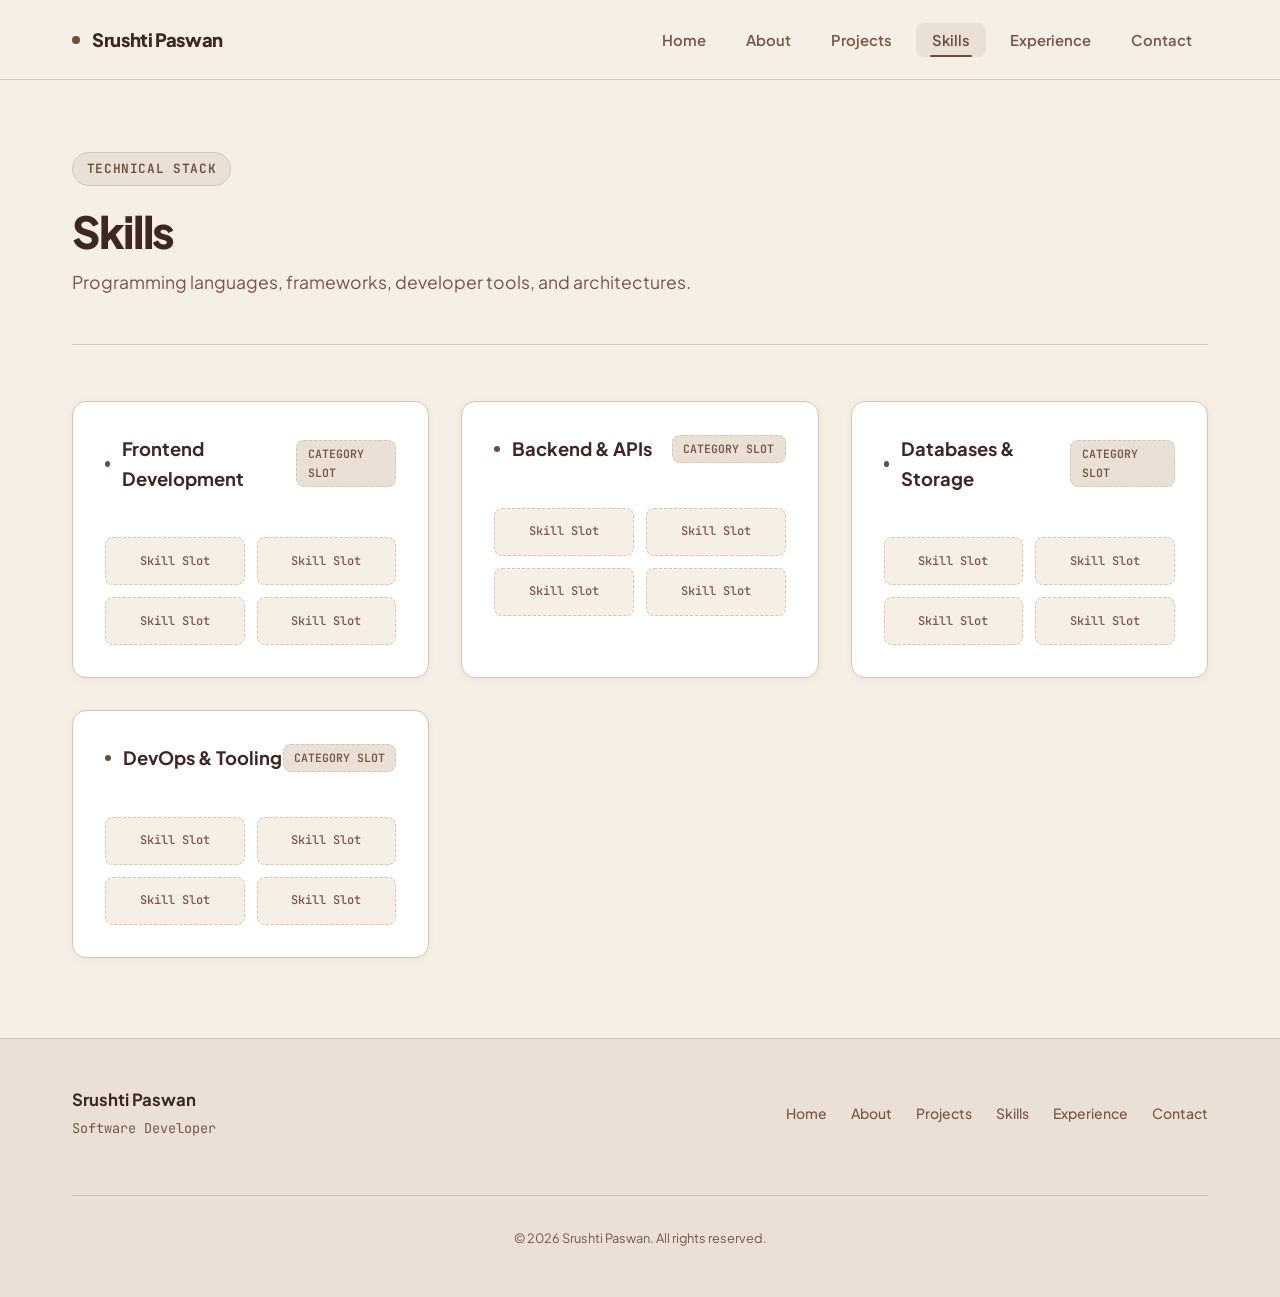
<file: skills.html>
<!DOCTYPE html>
<html lang="en">
<head>
  <meta charset="UTF-8">
  <meta name="viewport" content="width=device-width, initial-scale=1.0">
  <title>Skills — Srushti Paswan</title>
  <link rel="stylesheet" href="style.css">
</head>
<body>
  

  <!-- Site Navigation -->
  <header class="site-header">
    <div class="container">
      <div class="nav-wrapper">
        <a href="index.html" class="logo">
          <span class="logo-dot"></span>
          <span class="logo-text">Srushti Paswan</span>
        </a>

        <button class="mobile-toggle" aria-label="Toggle Navigation" aria-expanded="false">
          <span></span>
          <span></span>
          <span></span>
        </button>

        <nav>
          <ul class="nav-menu">
            <li><a href="index.html" class="nav-link">Home</a></li>
            <li><a href="about.html" class="nav-link">About</a></li>
            <li><a href="projects.html" class="nav-link">Projects</a></li>
            <li><a href="skills.html" class="nav-link active">Skills</a></li>
            <li><a href="experience.html" class="nav-link">Experience</a></li>
            <li><a href="contact.html" class="nav-link">Contact</a></li>
          </ul>
        </nav>
      </div>
    </div>
  </header>

  <main>
    <div class="container">
      <header class="page-header">
        <div class="page-badge">Technical Stack</div>
        <h1 class="page-title">Skills</h1>
        <p class="page-subtitle">Programming languages, frameworks, developer tools, and architectures.</p>
      </header>

      <div class="content-section">
        <!-- Blank Layout Ready for Technical Skills -->
        <div class="skills-grid">
          <!-- Category 1 -->
          <div class="skills-category-card">
            <div class="slot-header">
              <div class="slot-heading">
                <span class="slot-heading-dot"></span>
                Frontend Development
              </div>
              <span class="slot-placeholder-badge">Category Slot</span>
            </div>
            <div class="skills-badge-grid">
              <div class="skill-slot-item">Skill Slot</div>
              <div class="skill-slot-item">Skill Slot</div>
              <div class="skill-slot-item">Skill Slot</div>
              <div class="skill-slot-item">Skill Slot</div>
            </div>
          </div>

          <!-- Category 2 -->
          <div class="skills-category-card">
            <div class="slot-header">
              <div class="slot-heading">
                <span class="slot-heading-dot"></span>
                Backend & APIs
              </div>
              <span class="slot-placeholder-badge">Category Slot</span>
            </div>
            <div class="skills-badge-grid">
              <div class="skill-slot-item">Skill Slot</div>
              <div class="skill-slot-item">Skill Slot</div>
              <div class="skill-slot-item">Skill Slot</div>
              <div class="skill-slot-item">Skill Slot</div>
            </div>
          </div>

          <!-- Category 3 -->
          <div class="skills-category-card">
            <div class="slot-header">
              <div class="slot-heading">
                <span class="slot-heading-dot"></span>
                Databases & Storage
              </div>
              <span class="slot-placeholder-badge">Category Slot</span>
            </div>
            <div class="skills-badge-grid">
              <div class="skill-slot-item">Skill Slot</div>
              <div class="skill-slot-item">Skill Slot</div>
              <div class="skill-slot-item">Skill Slot</div>
              <div class="skill-slot-item">Skill Slot</div>
            </div>
          </div>

          <!-- Category 4 -->
          <div class="skills-category-card">
            <div class="slot-header">
              <div class="slot-heading">
                <span class="slot-heading-dot"></span>
                DevOps & Tooling
              </div>
              <span class="slot-placeholder-badge">Category Slot</span>
            </div>
            <div class="skills-badge-grid">
              <div class="skill-slot-item">Skill Slot</div>
              <div class="skill-slot-item">Skill Slot</div>
              <div class="skill-slot-item">Skill Slot</div>
              <div class="skill-slot-item">Skill Slot</div>
            </div>
          </div>
        </div>
      </div>
    </div>
  </main>

  <!-- Site Footer -->
  <footer class="site-footer">
    <div class="container">
      <div class="footer-wrapper">
        <div class="footer-brand">
          <span class="footer-name">Srushti Paswan</span>
          <span class="footer-title">Software Developer</span>
        </div>
        <ul class="footer-nav">
          <li><a href="index.html" class="footer-link">Home</a></li>
          <li><a href="about.html" class="footer-link">About</a></li>
          <li><a href="projects.html" class="footer-link">Projects</a></li>
          <li><a href="skills.html" class="footer-link">Skills</a></li>
          <li><a href="experience.html" class="footer-link">Experience</a></li>
          <li><a href="contact.html" class="footer-link">Contact</a></li>
        </ul>
        <div class="footer-copy">
          &copy; 2026 Srushti Paswan. All rights reserved.
        </div>
      </div>
    </div>
  </footer>

  <script src="script.js"></script>
</body>
</html>
</file>
<file: style.css>
/* ==========================================================================
   Srushti Paswan - Software Developer Portfolio
   Warm Beige & Chocolate Brown - Premium Minimal Stylesheet
   ========================================================================== */

/* Google Fonts Import */
@import url('https://fonts.googleapis.com/css2?family=Plus+Jakarta+Sans:wght@300;400;500;600;700;800&family=JetBrains+Mono:wght@400;500&display=swap');

/* CSS Variables */
:root {
  /* Requested Color Palette */
  --bg-primary: #F5EFE6;         /* Warm beige (Dominant background) */
  --bg-secondary: #EAE0D5;       /* Soft cream (Card / Section background) */
  --bg-card: #FFFFFF;            /* Clean crisp card surface with cream tint */
  --bg-card-hover: #FAF7F2;      /* Elevated hover card surface */
  --bg-elevated: #EDE5DC;        /* Warm cream accent container */

  /* Text Colors */
  --text-primary: #3E2723;        /* Dark espresso brown (Headings & main text) */
  --text-secondary: #795548;      /* Muted brown (Body & secondary text) */
  --text-muted: #8D6E63;          /* Soft warm muted brown */
  --text-cream: #FAF7F2;          /* Clean cream text for dark chocolate buttons */

  /* Accents & Buttons */
  --accent-chocolate: #6F4E37;    /* Chocolate brown (Interactive, buttons, accents) */
  --accent-hover: #543D2B;        /* Deep chocolate hover */
  --accent-subtle: rgba(111, 78, 55, 0.1);
  --accent-soft: rgba(111, 78, 55, 0.06);

  /* Borders & Dividers */
  --border-taupe: #D6C5B3;        /* Soft taupe */
  --border-subtle: rgba(214, 197, 179, 0.7);
  --border-focus: #6F4E37;
  --border-placeholder: #D6C5B3;

  /* Typography */
  --font-primary: 'Plus Jakarta Sans', -apple-system, BlinkMacSystemFont, 'Segoe UI', Roboto, sans-serif;
  --font-mono: 'JetBrains Mono', monospace;

  /* Layout & Spacing */
  --max-width: 1200px;
  --header-height: 80px;
  --radius-sm: 8px;
  --radius-md: 14px;
  --radius-lg: 20px;
  --radius-full: 9999px;

  /* Transitions */
  --transition-fast: 0.2s cubic-bezier(0.16, 1, 0.3, 1);
  --transition-normal: 0.3s cubic-bezier(0.16, 1, 0.3, 1);

  /* Shadows (Soft warm organic shadows) */
  --shadow-sm: 0 2px 8px rgba(62, 39, 35, 0.05);
  --shadow-md: 0 8px 24px rgba(62, 39, 35, 0.08);
  --shadow-hover: 0 12px 32px rgba(62, 39, 35, 0.12);
}

/* Reset & Base Styles */
*, *::before, *::after {
  margin: 0;
  padding: 0;
  box-sizing: border-box;
}

html {
  font-size: 16px;
  scroll-behavior: smooth;
  color-scheme: light;
}

body {
  font-family: var(--font-primary);
  background-color: var(--bg-primary);
  color: var(--text-primary);
  line-height: 1.6;
  min-height: 100vh;
  display: flex;
  flex-direction: column;
  overflow-x: hidden;
  -webkit-font-smoothing: antialiased;
  -moz-osx-font-smoothing: grayscale;
}

a {
  color: inherit;
  text-decoration: none;
  transition: color var(--transition-fast), border-color var(--transition-fast);
}

button, input, textarea {
  font-family: inherit;
  color: inherit;
}

/* Container */
.container {
  width: 100%;
  max-width: var(--max-width);
  margin: 0 auto;
  padding: 0 2rem;
  position: relative;
  z-index: 1;
}

/* ==========================================================================
   Header & Navigation
   ========================================================================== */
.site-header {
  position: sticky;
  top: 0;
  z-index: 100;
  height: var(--header-height);
  display: flex;
  align-items: center;
  background: rgba(245, 239, 230, 0.92);
  backdrop-filter: blur(12px);
  -webkit-backdrop-filter: blur(12px);
  border-bottom: 1px solid var(--border-taupe);
  transition: background-color var(--transition-normal);
}

.nav-wrapper {
  display: flex;
  align-items: center;
  justify-content: space-between;
  width: 100%;
}

.logo {
  display: flex;
  align-items: center;
  gap: 0.75rem;
  font-size: 1.15rem;
  font-weight: 700;
  letter-spacing: -0.02em;
  color: var(--text-primary);
}

.logo-dot {
  width: 8px;
  height: 8px;
  border-radius: 50%;
  background: var(--accent-chocolate);
}

.logo-text {
  color: var(--text-primary);
  font-weight: 800;
}

/* Navigation Links */
.nav-menu {
  display: flex;
  align-items: center;
  list-style: none;
  gap: 0.5rem;
}

.nav-link {
  font-size: 0.925rem;
  font-weight: 600;
  color: var(--text-secondary);
  padding: 0.5rem 1rem;
  border-radius: var(--radius-sm);
  position: relative;
  transition: all var(--transition-fast);
}

.nav-link:hover {
  color: var(--accent-chocolate);
  background: var(--bg-secondary);
}

.nav-link.active {
  color: var(--accent-chocolate);
  background: var(--bg-secondary);
}

.nav-link.active::after {
  content: '';
  position: absolute;
  bottom: 0;
  left: 20%;
  right: 20%;
  height: 2px;
  background: var(--accent-chocolate);
  border-radius: var(--radius-full);
}

/* Mobile Toggle */
.mobile-toggle {
  display: none;
  background: none;
  border: none;
  cursor: pointer;
  padding: 0.5rem;
  color: var(--text-primary);
  z-index: 101;
}

.mobile-toggle span {
  display: block;
  width: 22px;
  height: 2px;
  background-color: var(--text-primary);
  margin: 5px 0;
  transition: transform var(--transition-normal), opacity var(--transition-normal);
  border-radius: 2px;
}

.mobile-toggle.active span:nth-child(1) {
  transform: translateY(7px) rotate(45deg);
}
.mobile-toggle.active span:nth-child(2) {
  opacity: 0;
}
.mobile-toggle.active span:nth-child(3) {
  transform: translateY(-7px) rotate(-45deg);
}

/* ==========================================================================
   Page Headers (Subpages)
   ========================================================================== */
.page-header {
  padding: 4.5rem 0 3rem;
  text-align: left;
  border-bottom: 1px solid var(--border-taupe);
  margin-bottom: 3.5rem;
  position: relative;
}

.page-badge {
  display: inline-flex;
  align-items: center;
  gap: 0.5rem;
  font-family: var(--font-mono);
  font-size: 0.8rem;
  font-weight: 600;
  color: var(--accent-chocolate);
  background: var(--bg-secondary);
  border: 1px solid var(--border-taupe);
  padding: 0.35rem 0.85rem;
  border-radius: var(--radius-full);
  margin-bottom: 1.25rem;
  letter-spacing: 0.05em;
  text-transform: uppercase;
}

.page-title {
  font-size: 2.75rem;
  font-weight: 800;
  letter-spacing: -0.03em;
  color: var(--text-primary);
  line-height: 1.15;
  margin-bottom: 0.75rem;
}

.page-subtitle {
  font-size: 1.1rem;
  color: var(--text-secondary);
  max-width: 650px;
}

/* ==========================================================================
   Main Content Layout
   ========================================================================== */
main {
  flex: 1;
}

.content-section {
  padding-bottom: 5rem;
}

/* ==========================================================================
   Home Hero Section
   ========================================================================== */
.hero-section {
  padding: 6rem 0 5.5rem;
  min-height: calc(100vh - var(--header-height) - 100px);
  display: flex;
  align-items: center;
}

.hero-layout {
  display: grid;
  grid-template-columns: 1.2fr 0.8fr;
  gap: 4rem;
  align-items: center;
}

.hero-status {
  display: inline-flex;
  align-items: center;
  gap: 0.6rem;
  background: var(--bg-secondary);
  border: 1px solid var(--border-taupe);
  padding: 0.4rem 0.95rem;
  border-radius: var(--radius-full);
  margin-bottom: 1.5rem;
}

.status-dot {
  width: 8px;
  height: 8px;
  border-radius: 50%;
  background-color: var(--accent-chocolate);
}

.status-text {
  font-family: var(--font-mono);
  font-size: 0.8rem;
  font-weight: 600;
  color: var(--text-secondary);
  letter-spacing: 0.04em;
}

.hero-name {
  font-size: 3.75rem;
  font-weight: 800;
  letter-spacing: -0.04em;
  line-height: 1.1;
  margin-bottom: 0.75rem;
  color: var(--text-primary);
}

.hero-title {
  font-size: 1.75rem;
  font-weight: 600;
  color: var(--accent-chocolate);
  letter-spacing: -0.01em;
  margin-bottom: 2rem;
  display: flex;
  align-items: center;
  gap: 0.75rem;
}

.hero-title::after {
  content: '';
  height: 1px;
  width: 60px;
  background: var(--border-taupe);
}

/* Ready-to-fill introduction slot */
.hero-intro-slot {
  border: 1px dashed var(--border-taupe);
  background: var(--bg-secondary);
  border-radius: var(--radius-md);
  padding: 1.5rem 1.75rem;
  margin-bottom: 2.5rem;
  position: relative;
  transition: all var(--transition-normal);
}

.hero-intro-slot:hover {
  border-color: var(--border-focus);
  background: #E5DACF;
}

.slot-indicator {
  display: flex;
  align-items: center;
  gap: 0.5rem;
  font-family: var(--font-mono);
  font-size: 0.75rem;
  font-weight: 600;
  color: var(--text-secondary);
  text-transform: uppercase;
  letter-spacing: 0.08em;
  margin-bottom: 0.75rem;
}

.slot-indicator svg {
  width: 14px;
  height: 14px;
  stroke: var(--text-secondary);
}

.slot-lines {
  display: flex;
  flex-direction: column;
  gap: 0.6rem;
}

.slot-line {
  height: 8px;
  background: rgba(121, 85, 72, 0.15);
  border-radius: 4px;
}

.slot-line.w-100 { width: 100%; }
.slot-line.w-85 { width: 85%; }
.slot-line.w-70 { width: 70%; }
.slot-line.w-60 { width: 60%; }

/* Buttons: Chocolate brown background with cream text */
.hero-actions {
  display: flex;
  gap: 1rem;
  flex-wrap: wrap;
}

.btn {
  display: inline-flex;
  align-items: center;
  gap: 0.5rem;
  padding: 0.85rem 1.75rem;
  border-radius: var(--radius-sm);
  font-size: 0.95rem;
  font-weight: 600;
  cursor: pointer;
  transition: all var(--transition-fast);
  border: 1px solid transparent;
}

.btn-primary {
  background: var(--accent-chocolate);
  color: var(--text-cream);
  border-color: var(--accent-chocolate);
  box-shadow: var(--shadow-sm);
}

.btn-primary:hover {
  background: var(--accent-hover);
  border-color: var(--accent-hover);
  color: #FFFFFF;
  transform: translateY(-2px);
  box-shadow: var(--shadow-md);
}

.btn-secondary {
  background: var(--bg-secondary);
  color: var(--text-primary);
  border-color: var(--border-taupe);
}

.btn-secondary:hover {
  background: #DFD3C5;
  border-color: var(--accent-chocolate);
  color: var(--accent-chocolate);
  transform: translateY(-2px);
}

/* Profile Image Slot */
.hero-image-wrapper {
  display: flex;
  justify-content: center;
}

.profile-frame-slot {
  width: 100%;
  max-width: 360px;
  aspect-ratio: 1 / 1;
  border-radius: var(--radius-lg);
  border: 1px dashed var(--border-taupe);
  background: var(--bg-secondary);
  display: flex;
  flex-direction: column;
  align-items: center;
  justify-content: center;
  gap: 1rem;
  padding: 2rem;
  text-align: center;
  position: relative;
  transition: all var(--transition-normal);
  box-shadow: var(--shadow-sm);
}

.profile-frame-slot:hover {
  border-color: var(--border-focus);
  transform: translateY(-3px);
  box-shadow: var(--shadow-md);
}

.profile-avatar-icon {
  width: 80px;
  height: 80px;
  border-radius: 50%;
  background: var(--bg-primary);
  border: 1px solid var(--border-taupe);
  display: flex;
  align-items: center;
  justify-content: center;
  color: var(--text-secondary);
}

.profile-avatar-icon svg {
  width: 36px;
  height: 36px;
  stroke: var(--text-secondary);
}

.slot-tag {
  font-family: var(--font-mono);
  font-size: 0.8rem;
  font-weight: 500;
  color: var(--text-secondary);
  letter-spacing: 0.05em;
}

/* ==========================================================================
   Reusable Empty Container & Slot Component Styles
   ========================================================================== */
.slot-card {
  background: var(--bg-card);
  border: 1px solid var(--border-taupe);
  border-radius: var(--radius-md);
  padding: 2rem;
  position: relative;
  transition: all var(--transition-normal);
  box-shadow: var(--shadow-sm);
}

.slot-card:hover {
  border-color: var(--accent-chocolate);
  background: var(--bg-card-hover);
  transform: translateY(-2px);
  box-shadow: var(--shadow-md);
}

.slot-header {
  display: flex;
  align-items: center;
  justify-content: space-between;
  margin-bottom: 1.5rem;
}

.slot-heading {
  font-size: 1.15rem;
  font-weight: 700;
  color: var(--text-primary);
  display: flex;
  align-items: center;
  gap: 0.75rem;
}

.slot-heading-dot {
  width: 6px;
  height: 6px;
  border-radius: 50%;
  background: var(--accent-chocolate);
}

.slot-placeholder-badge {
  font-family: var(--font-mono);
  font-size: 0.72rem;
  font-weight: 600;
  color: var(--text-secondary);
  background: var(--bg-secondary);
  border: 1px dashed var(--border-taupe);
  padding: 0.25rem 0.65rem;
  border-radius: var(--radius-sm);
  text-transform: uppercase;
}

.slot-empty-box {
  min-height: 120px;
  border: 1px dashed var(--border-taupe);
  border-radius: var(--radius-sm);
  background: var(--bg-primary);
  display: flex;
  flex-direction: column;
  align-items: center;
  justify-content: center;
  gap: 0.75rem;
  padding: 2rem 1.5rem;
  text-align: center;
}

.slot-empty-box.tall {
  min-height: 220px;
}

.slot-empty-box.short {
  min-height: 80px;
}

.slot-empty-text {
  font-family: var(--font-mono);
  font-size: 0.8rem;
  font-weight: 500;
  color: var(--text-secondary);
}

/* ==========================================================================
   About Page Layout
   ========================================================================== */
.about-grid {
  display: grid;
  grid-template-columns: 2fr 1fr;
  gap: 2rem;
  margin-bottom: 2rem;
}

.about-column {
  display: flex;
  flex-direction: column;
  gap: 2rem;
}

/* ==========================================================================
   Projects Page Layout (Responsive Grid)
   ========================================================================== */
.projects-grid {
  display: grid;
  grid-template-columns: repeat(auto-fill, minmax(350px, 1fr));
  gap: 2rem;
}

.project-card-slot {
  background: var(--bg-card);
  border: 1px solid var(--border-taupe);
  border-radius: var(--radius-md);
  overflow: hidden;
  transition: all var(--transition-normal);
  display: flex;
  flex-direction: column;
  box-shadow: var(--shadow-sm);
}

.project-card-slot:hover {
  border-color: var(--accent-chocolate);
  transform: translateY(-4px);
  box-shadow: var(--shadow-hover);
}

.project-image-slot {
  width: 100%;
  aspect-ratio: 16 / 9;
  background: var(--bg-secondary);
  border-bottom: 1px dashed var(--border-taupe);
  display: flex;
  flex-direction: column;
  align-items: center;
  justify-content: center;
  gap: 0.6rem;
  color: var(--text-secondary);
}

.project-image-slot svg {
  width: 28px;
  height: 28px;
  stroke: var(--text-secondary);
}

.project-body-slot {
  padding: 1.75rem;
  display: flex;
  flex-direction: column;
  flex: 1;
}

.project-title-slot {
  display: flex;
  align-items: center;
  justify-content: space-between;
  margin-bottom: 1rem;
}

.project-title-slot .title-line {
  height: 14px;
  width: 60%;
  background: rgba(62, 39, 35, 0.12);
  border-radius: 4px;
}

.project-meta-label {
  font-family: var(--font-mono);
  font-size: 0.75rem;
  font-weight: 500;
  color: var(--text-secondary);
}

.project-desc-slot {
  display: flex;
  flex-direction: column;
  gap: 0.5rem;
  margin-bottom: 1.5rem;
}

.project-tags-slot {
  display: flex;
  gap: 0.5rem;
  margin-top: auto;
  padding-top: 1.25rem;
  border-top: 1px solid var(--border-taupe);
}

.tag-slot {
  height: 22px;
  width: 60px;
  background: var(--bg-secondary);
  border-radius: var(--radius-sm);
  border: 1px dashed var(--border-taupe);
}

/* ==========================================================================
   Skills Page Layout
   ========================================================================== */
.skills-grid {
  display: grid;
  grid-template-columns: repeat(auto-fit, minmax(280px, 1fr));
  gap: 2rem;
}

.skills-category-card {
  background: var(--bg-card);
  border: 1px solid var(--border-taupe);
  border-radius: var(--radius-md);
  padding: 2rem;
  display: flex;
  flex-direction: column;
  transition: all var(--transition-normal);
  box-shadow: var(--shadow-sm);
}

.skills-category-card:hover {
  border-color: var(--accent-chocolate);
  transform: translateY(-3px);
  box-shadow: var(--shadow-md);
}

.skills-badge-grid {
  display: grid;
  grid-template-columns: repeat(2, 1fr);
  gap: 0.75rem;
  margin-top: 1.25rem;
}

.skill-slot-item {
  height: 48px;
  border: 1px dashed var(--border-taupe);
  border-radius: var(--radius-sm);
  background: var(--bg-primary);
  display: flex;
  align-items: center;
  justify-content: center;
  font-family: var(--font-mono);
  font-size: 0.75rem;
  font-weight: 500;
  color: var(--text-secondary);
  transition: all var(--transition-fast);
}

.skill-slot-item:hover {
  border-color: var(--accent-chocolate);
  background: var(--bg-secondary);
  color: var(--accent-chocolate);
}

/* ==========================================================================
   Experience Page (Timeline Layout)
   ========================================================================== */
.timeline-section-title {
  font-size: 1.35rem;
  font-weight: 700;
  color: var(--text-primary);
  margin-bottom: 2rem;
  display: flex;
  align-items: center;
  gap: 0.75rem;
}

.timeline-section-title::after {
  content: '';
  flex: 1;
  height: 1px;
  background: var(--border-taupe);
}

.timeline-container {
  position: relative;
  padding-left: 2rem;
  margin-bottom: 4rem;
}

.timeline-container::before {
  content: '';
  position: absolute;
  top: 10px;
  bottom: 10px;
  left: 0;
  width: 2px;
  background: var(--border-taupe);
  border-radius: 2px;
}

.timeline-item {
  position: relative;
  margin-bottom: 2.5rem;
}

.timeline-item:last-child {
  margin-bottom: 0;
}

.timeline-node {
  position: absolute;
  left: -2rem;
  top: 1.25rem;
  transform: translate(-50%, -50%);
  width: 14px;
  height: 14px;
  border-radius: 50%;
  background: var(--bg-primary);
  border: 2px solid var(--accent-chocolate);
}

.timeline-card {
  background: var(--bg-card);
  border: 1px solid var(--border-taupe);
  border-radius: var(--radius-md);
  padding: 1.75rem 2rem;
  transition: all var(--transition-normal);
  box-shadow: var(--shadow-sm);
}

.timeline-card:hover {
  border-color: var(--accent-chocolate);
  transform: translateX(4px);
  box-shadow: var(--shadow-md);
}

.timeline-header-slot {
  display: flex;
  justify-content: space-between;
  align-items: flex-start;
  margin-bottom: 1rem;
  flex-wrap: wrap;
  gap: 0.5rem;
}

.timeline-date-slot {
  font-family: var(--font-mono);
  font-size: 0.8rem;
  font-weight: 600;
  color: var(--accent-chocolate);
  background: var(--bg-secondary);
  padding: 0.2rem 0.6rem;
  border-radius: var(--radius-sm);
  border: 1px solid var(--border-taupe);
}

/* ==========================================================================
   Contact Page Layout & Form
   ========================================================================== */
.contact-layout {
  display: grid;
  grid-template-columns: 1fr 1.4fr;
  gap: 3.5rem;
  align-items: start;
}

.contact-info-panel {
  display: flex;
  flex-direction: column;
  gap: 1.5rem;
}

.contact-info-card {
  background: var(--bg-card);
  border: 1px solid var(--border-taupe);
  border-radius: var(--radius-md);
  padding: 1.75rem;
  display: flex;
  gap: 1.25rem;
  align-items: center;
  transition: all var(--transition-normal);
  box-shadow: var(--shadow-sm);
}

.contact-info-card:hover {
  border-color: var(--accent-chocolate);
  transform: translateY(-2px);
  box-shadow: var(--shadow-md);
}

.contact-icon-box {
  width: 48px;
  height: 48px;
  border-radius: var(--radius-sm);
  background: var(--bg-secondary);
  border: 1px solid var(--border-taupe);
  display: flex;
  align-items: center;
  justify-content: center;
  color: var(--accent-chocolate);
  flex-shrink: 0;
}

.contact-icon-box svg {
  width: 22px;
  height: 22px;
  stroke: var(--accent-chocolate);
}

.contact-info-content {
  flex: 1;
}

.contact-label {
  font-family: var(--font-mono);
  font-size: 0.75rem;
  font-weight: 600;
  color: var(--text-secondary);
  text-transform: uppercase;
  letter-spacing: 0.05em;
  margin-bottom: 0.25rem;
}

.contact-value-slot {
  height: 14px;
  width: 75%;
  background: rgba(62, 39, 35, 0.12);
  border-radius: 4px;
}

/* Contact Form */
.contact-form-card {
  background: var(--bg-card);
  border: 1px solid var(--border-taupe);
  border-radius: var(--radius-lg);
  padding: 2.5rem;
  box-shadow: var(--shadow-sm);
}

.form-group {
  margin-bottom: 1.5rem;
}

.form-label {
  display: block;
  font-size: 0.875rem;
  font-weight: 600;
  color: var(--text-primary);
  margin-bottom: 0.5rem;
}

.form-control {
  width: 100%;
  background: var(--bg-primary);
  border: 1px solid var(--border-taupe);
  border-radius: var(--radius-sm);
  padding: 0.85rem 1.15rem;
  color: var(--text-primary);
  font-size: 0.95rem;
  transition: all var(--transition-fast);
}

.form-control:focus {
  outline: none;
  border-color: var(--accent-chocolate);
  background: #FFFFFF;
  box-shadow: 0 0 0 3px rgba(111, 78, 55, 0.15);
}

.form-control::placeholder {
  color: var(--text-muted);
  font-size: 0.9rem;
}

textarea.form-control {
  min-height: 140px;
  resize: vertical;
}

/* ==========================================================================
   Footer
   ========================================================================== */
.site-footer {
  margin-top: auto;
  border-top: 1px solid var(--border-taupe);
  background: var(--bg-secondary);
  padding: 3rem 0;
  position: relative;
  z-index: 10;
}

.footer-wrapper {
  display: flex;
  align-items: center;
  justify-content: space-between;
  flex-wrap: wrap;
  gap: 1.5rem;
}

.footer-brand {
  display: flex;
  flex-direction: column;
  gap: 0.25rem;
}

.footer-name {
  font-weight: 700;
  font-size: 1.05rem;
  color: var(--text-primary);
}

.footer-title {
  font-size: 0.85rem;
  color: var(--text-secondary);
  font-family: var(--font-mono);
}

.footer-nav {
  display: flex;
  align-items: center;
  gap: 1.5rem;
  list-style: none;
}

.footer-link {
  font-size: 0.875rem;
  font-weight: 500;
  color: var(--text-secondary);
  transition: color var(--transition-fast);
}

.footer-link:hover {
  color: var(--accent-chocolate);
}

.footer-copy {
  width: 100%;
  padding-top: 2rem;
  margin-top: 2rem;
  border-top: 1px solid var(--border-taupe);
  text-align: center;
  font-size: 0.8rem;
  color: var(--text-secondary);
}

/* Keyframe for form submit spinner */
@keyframes spin {
  from { transform: rotate(0deg); }
  to { transform: rotate(360deg); }
}

/* ==========================================================================
   Responsive Breakpoints
   ========================================================================== */
@media (max-width: 992px) {
  .hero-layout {
    grid-template-columns: 1fr;
    gap: 3rem;
    text-align: center;
  }

  .hero-title {
    justify-content: center;
  }

  .hero-title::after {
    display: none;
  }

  .hero-actions {
    justify-content: center;
  }

  .hero-intro-slot {
    text-align: left;
  }

  .about-grid {
    grid-template-columns: 1fr;
  }

  .contact-layout {
    grid-template-columns: 1fr;
    gap: 2.5rem;
  }
}

@media (max-width: 768px) {
  :root {
    --header-height: 70px;
  }

  .mobile-toggle {
    display: block;
  }

  .nav-menu {
    position: fixed;
    top: var(--header-height);
    left: 0;
    right: 0;
    background: var(--bg-primary);
    flex-direction: column;
    padding: 2rem;
    gap: 1rem;
    border-bottom: 1px solid var(--border-taupe);
    transform: translateY(-150%);
    opacity: 0;
    pointer-events: none;
    transition: all var(--transition-normal);
    box-shadow: var(--shadow-md);
  }

  .nav-menu.open {
    transform: translateY(0);
    opacity: 1;
    pointer-events: auto;
  }

  .nav-link {
    width: 100%;
    text-align: center;
    padding: 0.85rem;
    font-size: 1.05rem;
  }

  .page-title {
    font-size: 2.2rem;
  }

  .hero-name {
    font-size: 2.75rem;
  }

  .hero-title {
    font-size: 1.35rem;
  }

  .projects-grid {
    grid-template-columns: 1fr;
  }

  .footer-wrapper {
    flex-direction: column;
    text-align: center;
    gap: 2rem;
  }

  .footer-nav {
    flex-wrap: wrap;
    justify-content: center;
  }
}
</file>
